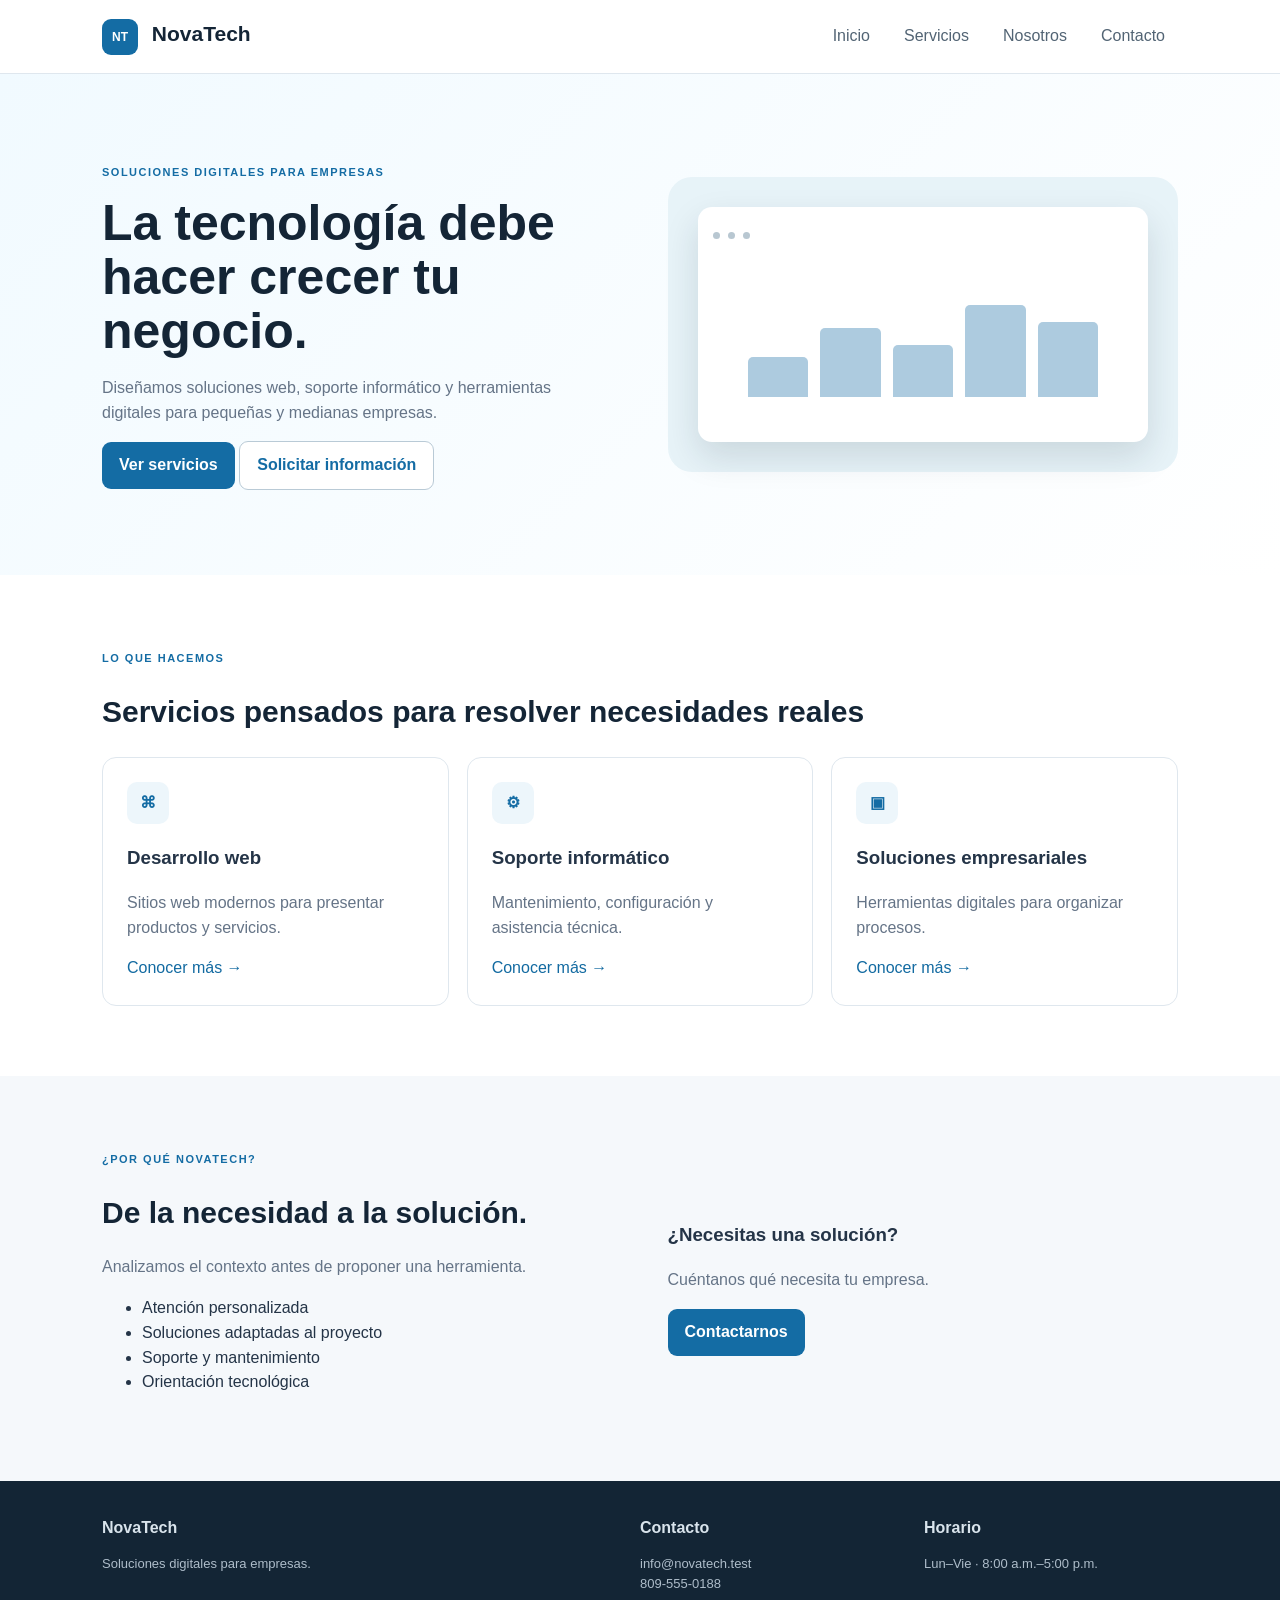
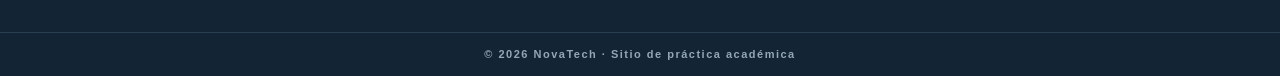
<file: index.html>
<!doctype html>
<html lang="es">

<head>
    <meta charset="utf-8">
    <meta name="viewport" content="width=device-width, initial-scale=1">

    <title>NovaTech | Soluciones digitales</title>

    <link rel="stylesheet" href="styles.css">
</head>

<body>

    <!-- ENCABEZADO -->
    <header>
        <div class="wrap nav">

            <a class="logo" href="index.html">
                <b>NT</b> NovaTech
            </a>

            <button id="menu">☰</button>

            <nav id="nav">
                <a class="active" href="index.html">Inicio</a>
                <a href="servicios.html">Servicios</a>
                <a href="nosotros.html">Nosotros</a>
                <a href="contacto.html">Contacto</a>
            </nav>

        </div>
    </header>


    <!-- CONTENIDO PRINCIPAL -->
    <main>

        <!-- HERO / PRESENTACIÓN -->
        <section class="hero">
            <div class="wrap heroGrid">

                <div>
                    <small>SOLUCIONES DIGITALES PARA EMPRESAS</small>

                    <h1>
                        La tecnología debe hacer crecer tu negocio.
                    </h1>

                    <p>
                        Diseñamos soluciones web, soporte informático
                        y herramientas digitales para pequeñas y medianas empresas.
                    </p>

                    <a class="btn" href="servicios.html">
                        Ver servicios
                    </a>

                    <a class="btn alt" href="contacto.html">
                        Solicitar información
                    </a>
                </div>


                <!-- ELEMENTO VISUAL -->
                <div class="visual">

                    <div class="window">

                        <i></i>
                        <i></i>
                        <i></i>

                        <div class="bars">
                            <b></b>
                            <b></b>
                            <b></b>
                            <b></b>
                            <b></b>
                        </div>

                    </div>

                </div>

            </div>
        </section>


        <!-- SERVICIOS -->
        <section class="section">

            <div class="wrap">

                <small>LO QUE HACEMOS</small>

                <h2>
                    Servicios pensados para resolver necesidades reales
                </h2>

                <div class="cards">

                    <!-- DESARROLLO WEB -->
                    <article>

                        <strong>⌘</strong>

                        <h3>Desarrollo web</h3>

                        <p>
                            Sitios web modernos para presentar productos y servicios.
                        </p>

                        <a href="servicios.html#web">
                            Conocer más →
                        </a>

                    </article>


                    <!-- SOPORTE INFORMÁTICO -->
                    <article>

                        <strong>⚙</strong>

                        <h3>Soporte informático</h3>

                        <p>
                            Mantenimiento, configuración y asistencia técnica.
                        </p>

                        <a href="servicios.html#soporte">
                            Conocer más →
                        </a>

                    </article>


                    <!-- SOLUCIONES EMPRESARIALES -->
                    <article>

                        <strong>▣</strong>

                        <h3>Soluciones empresariales</h3>

                        <p>
                            Herramientas digitales para organizar procesos.
                        </p>

                        <a href="servicios.html#gestion">
                            Conocer más →
                        </a>

                    </article>

                </div>

            </div>

        </section>


        <!-- POR QUÉ NOVATECH -->
        <section class="section gray">

            <div class="wrap split">

                <div>

                    <small>¿POR QUÉ NOVATECH?</small>

                    <h2>
                        De la necesidad a la solución.
                    </h2>

                    <p>
                        Analizamos el contexto antes de proponer una herramienta.
                    </p>

                    <ul>
                        <li>Atención personalizada</li>
                        <li>Soluciones adaptadas al proyecto</li>
                        <li>Soporte y mantenimiento</li>
                        <li>Orientación tecnológica</li>
                    </ul>

                </div>


                <!-- LLAMADA A LA ACCIÓN -->
                <aside>

                    <h3>¿Necesitas una solución?</h3>

                    <p>
                        Cuéntanos qué necesita tu empresa.
                    </p>

                    <a class="btn" href="contacto.html">
                        Contactarnos
                    </a>

                </aside>

            </div>

        </section>

    </main>


    <!-- PIE DE PÁGINA -->
    <footer>

        <div class="wrap foot">

            <div>
                <b>NovaTech</b>

                <p>
                    Soluciones digitales para empresas.
                </p>
            </div>


            <div>
                <b>Contacto</b>

                <p>
                    info@novatech.test
                    <br>
                    809-555-0188
                </p>
            </div>


            <div>
                <b>Horario</b>

                <p>
                    Lun–Vie · 8:00 a.m.–5:00 p.m.
                </p>
            </div>

        </div>

        <small>
            © 2026 NovaTech · Sitio de práctica académica
        </small>

    </footer>


    <!-- JAVASCRIPT -->
    <script src="app.js"></script>

</body>

</html>
</file>
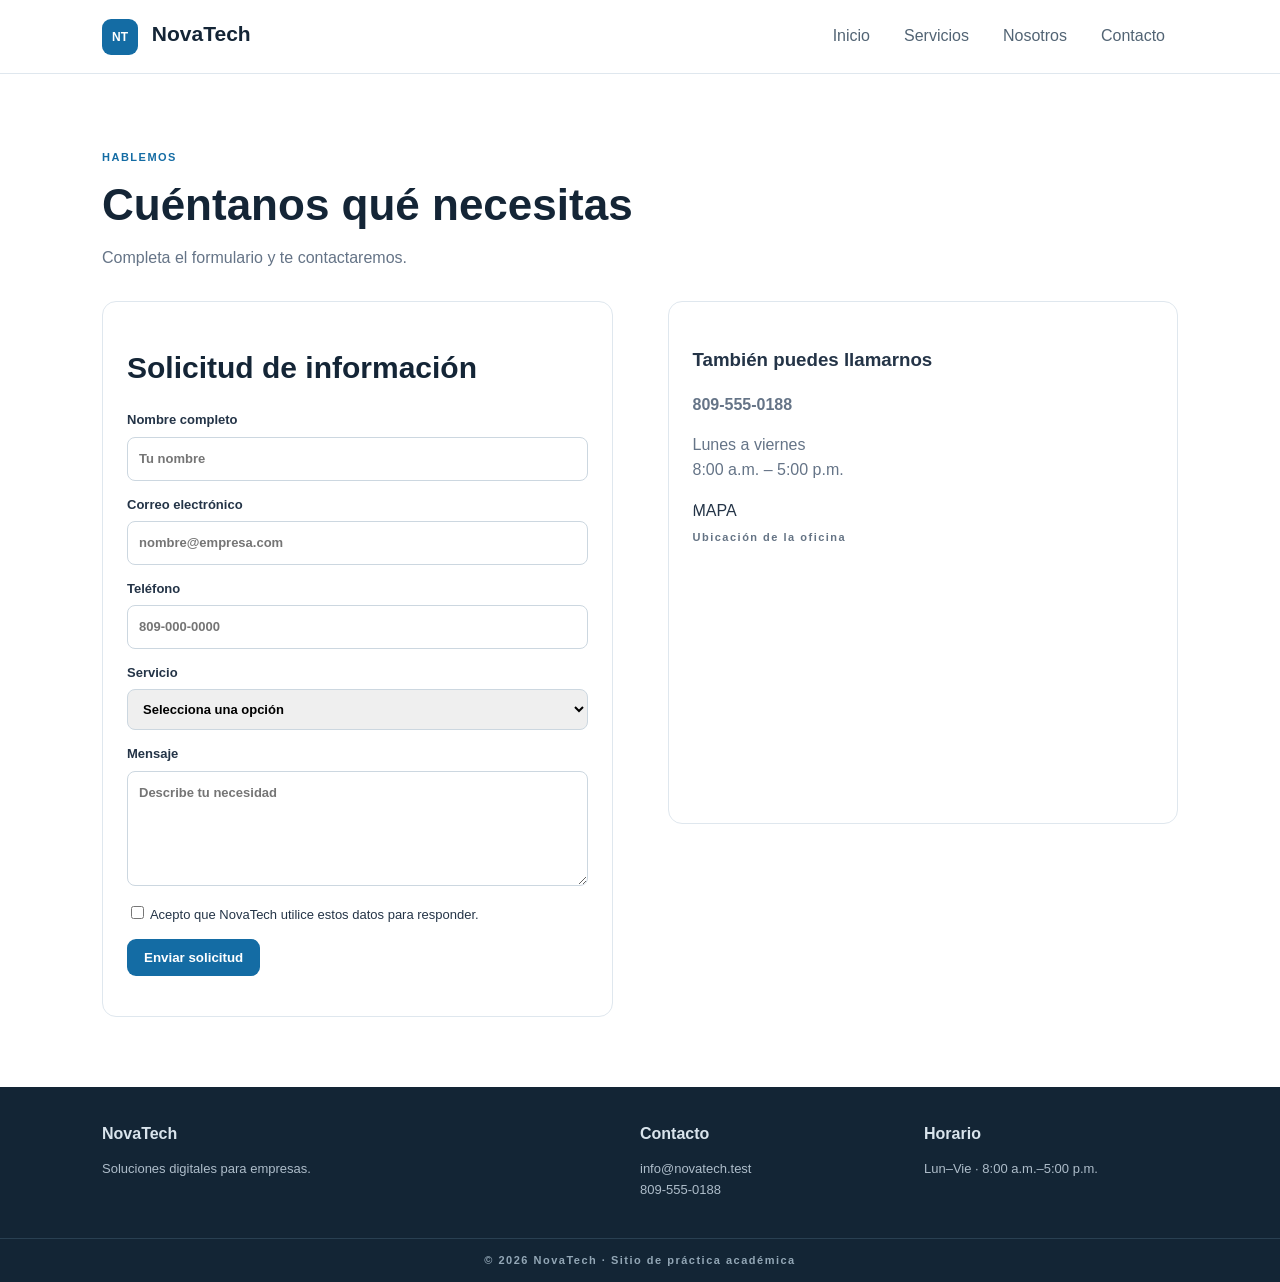
<file: contacto.html>
<!doctype html>
<html lang="es">

<head>
    <meta charset="utf-8">
    <meta name="viewport" content="width=device-width, initial-scale=1">

    <title>Contacto | NovaTech</title>

    <link rel="stylesheet" href="styles.css">
</head>

<body>

    <!-- ENCABEZADO -->
    <header>
        <div class="wrap nav">

            <a class="logo" href="index.html">
                <b>NT</b> NovaTech
            </a>

            <button id="menu">☰</button>

            <nav id="nav">
                <a href="index.html">Inicio</a>
                <a href="servicios.html">Servicios</a>
                <a href="nosotros.html">Nosotros</a>
                <a href="contacto.html">Contacto</a>
            </nav>

        </div>
    </header>


    <!-- CONTENIDO PRINCIPAL -->
    <main>

        <!-- SECCIÓN DE CONTACTO -->
        <section class="page">

            <div class="wrap">

                <small>HABLEMOS</small>

                <h1>Cuéntanos qué necesitas</h1>

                <p>
                    Completa el formulario y te contactaremos.
                </p>


                <div class="contact">

                    <!-- FORMULARIO -->
                    <form id="contactForm">

                        <h2>Solicitud de información</h2>


                        <!-- NOMBRE -->
                        <label>
                            Nombre completo

                            <input
                                id="nombre"
                                type="text"
                                placeholder="Tu nombre"
                            >
                        </label>


                        <!-- CORREO -->
                        <label>
                            Correo electrónico

                            <input
                                id="email"
                                type="email"
                                placeholder="nombre@empresa.com"
                            >
                        </label>


                        <!-- TELÉFONO -->
                        <label>
                            Teléfono

                            <input
                                id="tel"
                                type="text"
                                placeholder="809-000-0000"
                            >
                        </label>


                        <!-- SERVICIO -->
                        <label>
                            Servicio

                            <select id="serv">

                                <option value="">
                                    Selecciona una opción
                                </option>

                                <option>
                                    Desarrollo web
                                </option>

                                <option>
                                    Soporte informático
                                </option>

                                <option>
                                    Gestión empresarial
                                </option>

                            </select>
                        </label>


                        <!-- MENSAJE -->
                        <label>
                            Mensaje

                            <textarea
                                id="msg"
                                placeholder="Describe tu necesidad"
                            ></textarea>
                        </label>


                        <!-- CONSENTIMIENTO -->
                        <label class="cons">

                            <input
                                id="acepto"
                                type="checkbox"
                                required
                            >

                            Acepto que NovaTech utilice estos datos para responder.

                        </label>


                        <!-- BOTÓN -->
                        <button
                            class="btn"
                            type="submit"
                        >
                            Enviar solicitud
                        </button>


                        <!-- RESPUESTA DEL FORMULARIO -->
                        <p id="respuesta"></p>

                    </form>


                    <!-- INFORMACIÓN DE CONTACTO -->
                    <aside>

                        <h3>
                            También puedes llamarnos
                        </h3>

                        <p>
                            <b>809-555-0188</b>
                        </p>

                        <p>
                            Lunes a viernes
                            <br>
                            8:00 a.m. – 5:00 p.m.
                        </p>


                        <!-- MAPA -->
                        <div class="map">

                            MAPA
                            <br>

                            <small>
                                Ubicación de la oficina
                            </small>

                        </div>

                    </aside>

                </div>

            </div>

        </section>

    </main>


    <!-- PIE DE PÁGINA -->
    <footer>

        <div class="wrap foot">

            <div>
                <b>NovaTech</b>

                <p>
                    Soluciones digitales para empresas.
                </p>
            </div>


            <div>
                <b>Contacto</b>

                <p>
                    info@novatech.test
                    <br>
                    809-555-0188
                </p>
            </div>


            <div>
                <b>Horario</b>

                <p>
                    Lun–Vie · 8:00 a.m.–5:00 p.m.
                </p>
            </div>

        </div>


        <small>
            © 2026 NovaTech · Sitio de práctica académica
        </small>

    </footer>


    <!-- JAVASCRIPT -->
    <script src="app.js"></script>

</body>

</html>
</file>
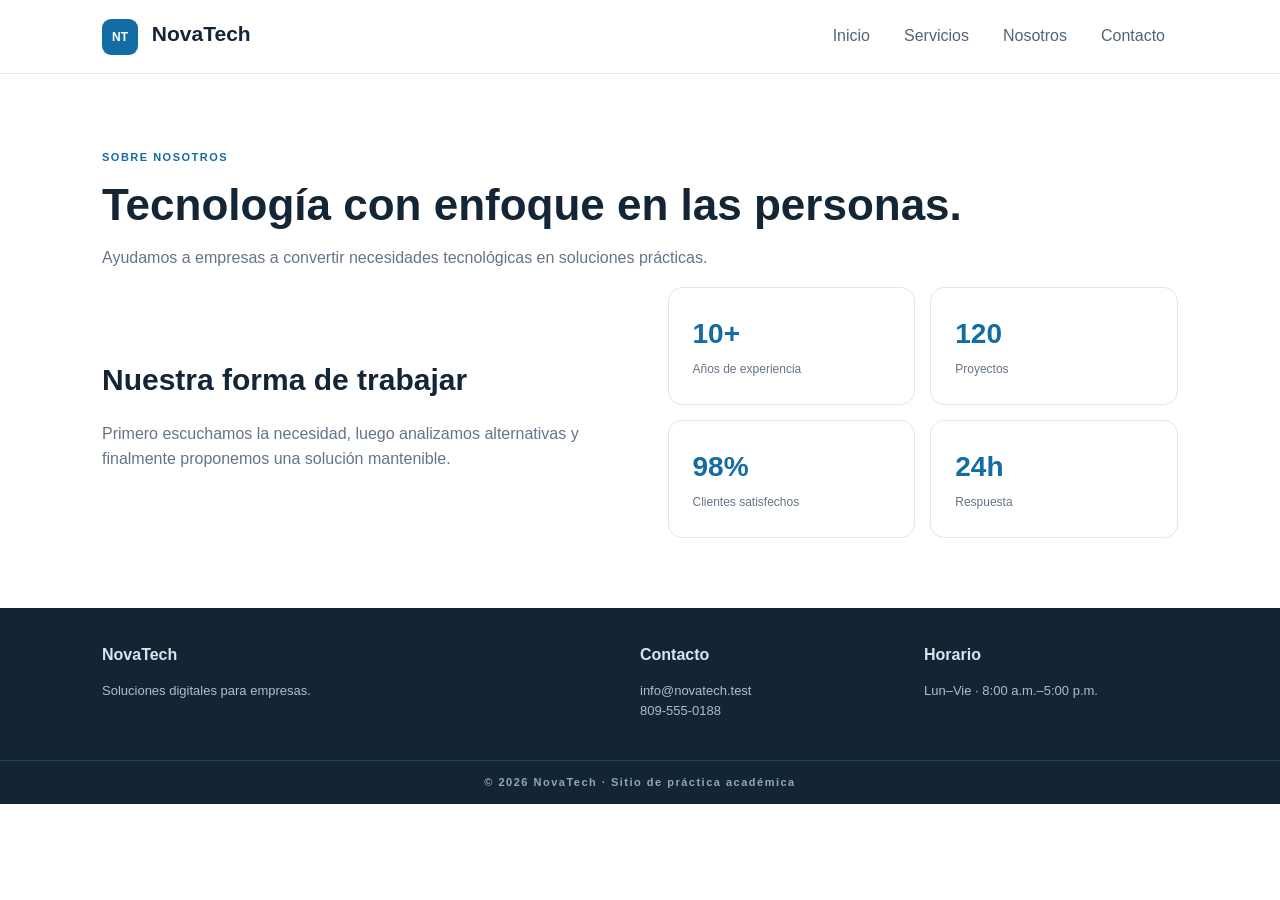
<file: nosotros.html>
<!doctype html>
<html lang="es">

<head>
    <meta charset="utf-8">
    <meta name="viewport" content="width=device-width, initial-scale=1">

    <title>Nosotros | NovaTech</title>

    <link rel="stylesheet" href="styles.css">
</head>

<body>

    <!-- ENCABEZADO -->
    <header>

        <div class="wrap nav">

            <!-- LOGO -->
            <a class="logo" href="index.html">
                <b>NT</b> NovaTech
            </a>

            <!-- BOTÓN DEL MENÚ -->
            <button id="menu">☰</button>

            <!-- NAVEGACIÓN -->
            <nav id="nav">
                <a href="index.html">Inicio</a>
                <a href="servicios.html">Servicios</a>
                <a href="nosotros.html">Nosotros</a>
                <a href="contacto.html">Contacto</a>
            </nav>

        </div>

    </header>


    <!-- CONTENIDO PRINCIPAL -->
    <main>

        <!-- SECCIÓN SOBRE NOSOTROS -->
        <section class="page">

            <div class="wrap">

                <small>SOBRE NOSOTROS</small>

                <h1>
                    Tecnología con enfoque en las personas.
                </h1>

                <p>
                    Ayudamos a empresas a convertir necesidades tecnológicas
                    en soluciones prácticas.
                </p>


                <!-- INFORMACIÓN Y ESTADÍSTICAS -->
                <div class="split">

                    <!-- FORMA DE TRABAJAR -->
                    <div>

                        <h2>
                            Nuestra forma de trabajar
                        </h2>

                        <p>
                            Primero escuchamos la necesidad,
                            luego analizamos alternativas
                            y finalmente proponemos una solución mantenible.
                        </p>

                    </div>


                    <!-- ESTADÍSTICAS -->
                    <div class="stats">

                        <div>
                            <b>10+</b>
                            <span>Años de experiencia</span>
                        </div>

                        <div>
                            <b>120</b>
                            <span>Proyectos</span>
                        </div>

                        <div>
                            <b>98%</b>
                            <span>Clientes satisfechos</span>
                        </div>

                        <div>
                            <b>24h</b>
                            <span>Respuesta</span>
                        </div>

                    </div>

                </div>

            </div>

        </section>

    </main>


    <!-- PIE DE PÁGINA -->
    <footer>

        <div class="wrap foot">

            <div>
                <b>NovaTech</b>

                <p>
                    Soluciones digitales para empresas.
                </p>
            </div>


            <div>
                <b>Contacto</b>

                <p>
                    info@novatech.test
                    <br>
                    809-555-0188
                </p>
            </div>


            <div>
                <b>Horario</b>

                <p>
                    Lun–Vie · 8:00 a.m.–5:00 p.m.
                </p>
            </div>

        </div>


        <small>
            © 2026 NovaTech · Sitio de práctica académica
        </small>

    </footer>


    <!-- JAVASCRIPT -->
    <script src="app.js"></script>

</body>

</html>
</file>
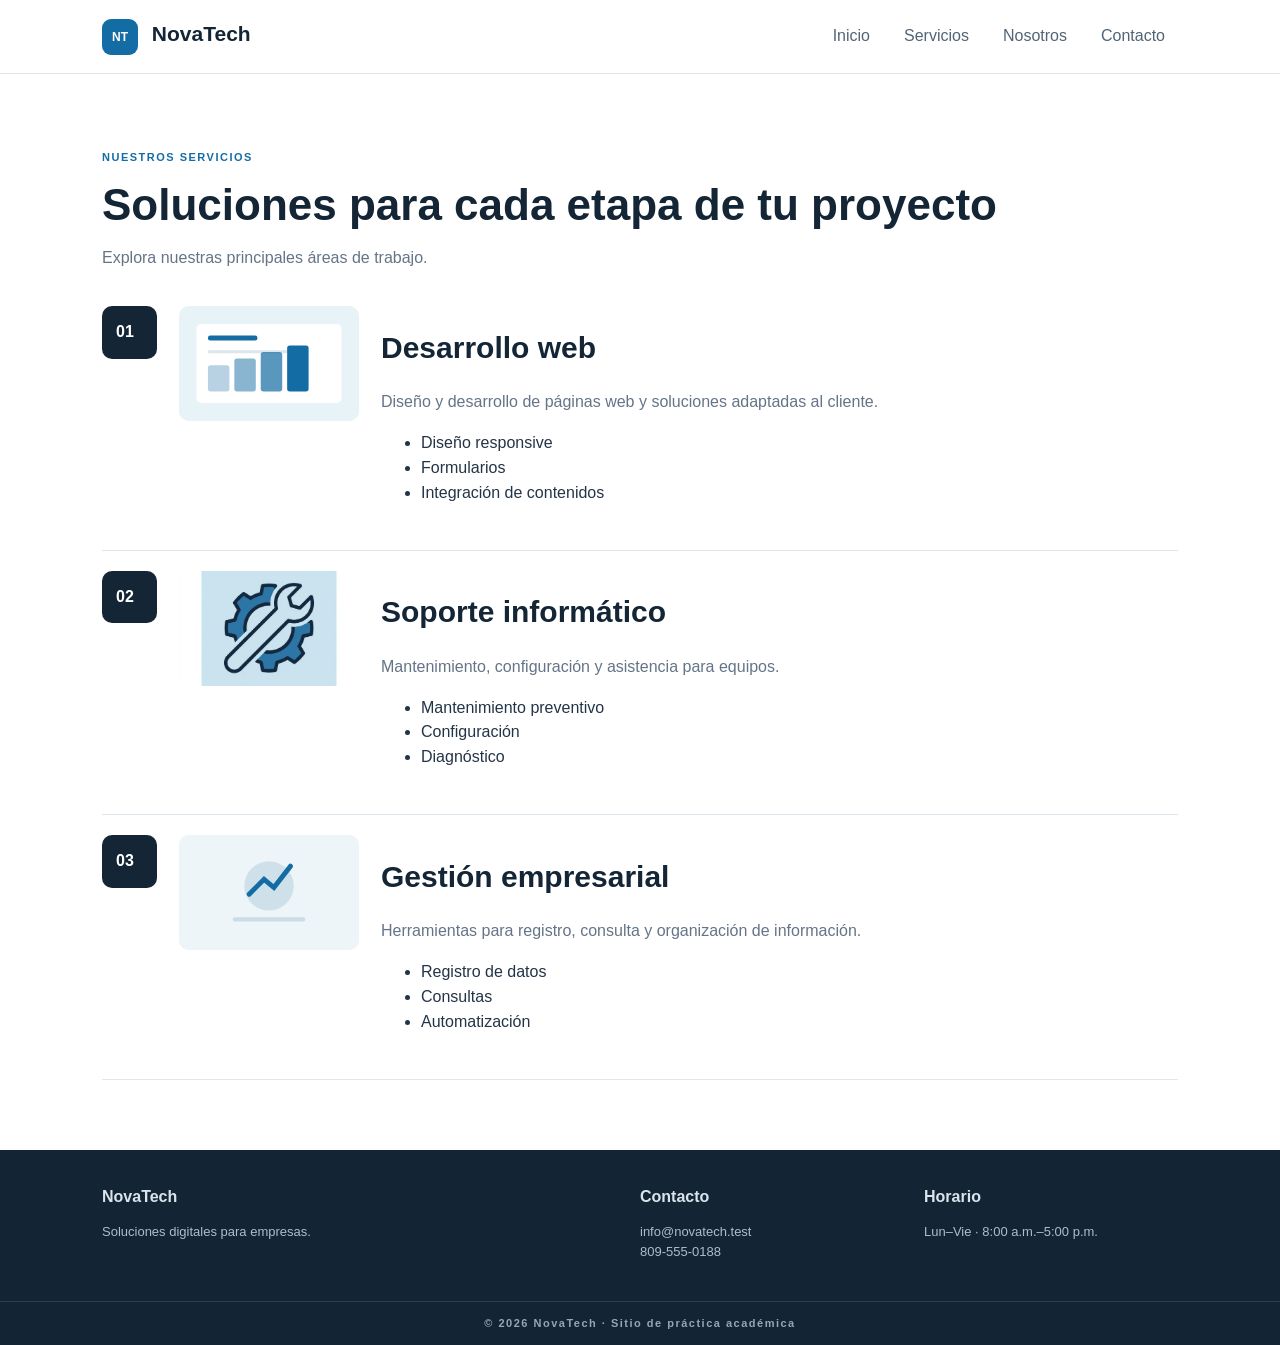
<file: servicios.html>
<!doctype html>
<html lang="es">

<head>
    <meta charset="utf-8">
    <meta name="viewport" content="width=device-width, initial-scale=1">

    <title>Servicios | NovaTech</title>

    <link rel="stylesheet" href="styles.css">
</head>

<body>

    <!-- ENCABEZADO -->
    <header>

        <div class="wrap nav">

            <!-- LOGO -->
            <a class="logo" href="index.html">
                <b>NT</b> NovaTech
            </a>

            <!-- BOTÓN DEL MENÚ -->
            <button id="menu">☰</button>

            <!-- NAVEGACIÓN -->
            <nav id="nav">
                <a href="index.html">Inicio</a>
                <a href="servicios.html">Servicios</a>
                <a href="nosotros.html">Nosotros</a>
                <a href="contacto.html">Contacto</a>
            </nav>

        </div>

    </header>


    <!-- CONTENIDO PRINCIPAL -->
    <main>

        <!-- SECCIÓN DE SERVICIOS -->
        <section class="page">

            <div class="wrap">

                <small>NUESTROS SERVICIOS</small>

                <h1>
                    Soluciones para cada etapa de tu proyecto
                </h1>

                <p>
                    Explora nuestras principales áreas de trabajo.
                </p>


                <!-- LISTA DE SERVICIOS -->
                <div class="services">

                    <!-- DESARROLLO WEB -->
                    <article id="web">

                        <b>01</b>

                        <img
                            src="assets/web.svg"
                            alt="Desarrollo web"
                        >

                        <div>

                            <h2>Desarrollo web</h2>

                            <p>
                                Diseño y desarrollo de páginas web
                                y soluciones adaptadas al cliente.
                            </p>

                            <ul>
                                <li>Diseño responsive</li>
                                <li>Formularios</li>
                                <li>Integración de contenidos</li>
                            </ul>

                        </div>

                    </article>


                    <!-- SOPORTE INFORMÁTICO -->
                    <article id="soporte">

                        <b>02</b>

                        <img
                            src="assets/Soporte-Tecnico.jpg"
                            alt="Soporte informático"
                        >

                        <div>

                            <h2>Soporte informático</h2>

                            <p>
                                Mantenimiento, configuración
                                y asistencia para equipos.
                            </p>

                            <ul>
                                <li>Mantenimiento preventivo</li>
                                <li>Configuración</li>
                                <li>Diagnóstico</li>
                            </ul>

                        </div>

                    </article>


                    <!-- GESTIÓN EMPRESARIAL -->
                    <article id="gestion">

                        <b>03</b>

                        <img
                            src="assets/gestion.svg"
                            alt="Gestión empresarial"
                        >

                        <div>

                            <h2>Gestión empresarial</h2>

                            <p>
                                Herramientas para registro,
                                consulta y organización de información.
                            </p>

                            <ul>
                                <li>Registro de datos</li>
                                <li>Consultas</li>
                                <li>Automatización</li>
                            </ul>

                        </div>

                    </article>

                </div>

            </div>

        </section>

    </main>


    <!-- PIE DE PÁGINA -->
    <footer>

        <div class="wrap foot">

            <div>

                <b>NovaTech</b>

                <p>
                    Soluciones digitales para empresas.
                </p>

            </div>


            <div>

                <b>Contacto</b>

                <p>
                    info@novatech.test
                    <br>
                    809-555-0188
                </p>

            </div>


            <div>

                <b>Horario</b>

                <p>
                    Lun–Vie · 8:00 a.m.–5:00 p.m.
                </p>

            </div>

        </div>


        <small>
            © 2026 NovaTech · Sitio de práctica académica
        </small>

    </footer>


    <!-- JAVASCRIPT -->
    <script src="app.js"></script>

</body>

</html>
</file>
<file: styles.css>
/* =========================
   CONFIGURACIÓN GENERAL
========================= */

* {
    box-sizing: border-box;
}

body {
    margin: 0;
    font: 16px/1.55 Segoe UI, Arial;
    color: #243447;
}

a {
    color: #126aa1;
    text-decoration: none;
}

.wrap {
    max-width: 1120px;
    margin: auto;
    padding: 0 22px;
}


/* =========================
   ENCABEZADO
========================= */

header {
    height: 74px;
    border-bottom: 1px solid #dfe7ee;
    background: #fff;

    position: sticky;
    top: 0;

    z-index: 5;
}

.nav {
    height: 100%;

    display: flex;
    align-items: center;
    justify-content: space-between;
}


/* LOGO */

.logo {
    font-size: 21px;
    font-weight: 800;
    color: #142536;
}

.logo b {
    display: inline-grid;
    place-items: center;

    background: #146ca4;
    color: white;

    width: 36px;
    height: 36px;

    border-radius: 9px;

    font-size: 12px;

    margin-right: 8px;
}


/* NAVEGACIÓN */

nav {
    display: flex;
    gap: 8px;
}

nav a {
    padding: 10px 13px;

    border-radius: 8px;

    color: #526474;
}

nav a:hover {
    background: #edf6fb;
    color: #146ca4;
}


/* BOTÓN MENÚ MÓVIL */

#menu {
    display: none;

    border: 0;
    background: none;

    font-size: 25px;
}


/* =========================
   HERO
========================= */

.hero {
    padding: 85px 0;

    background: linear-gradient(
        135deg,
        #f1faff,
        #fff
    );
}

.heroGrid,
.split,
.contact {
    display: grid;

    grid-template-columns: 1fr 1fr;

    gap: 55px;

    align-items: center;
}


/* =========================
   TEXTOS GENERALES
========================= */

small {
    font-size: 11px;
    font-weight: 800;

    letter-spacing: 1.5px;

    color: #146ca4;
}

h1 {
    font-size: 50px;
    line-height: 1.08;

    margin: 12px 0 18px;

    color: #142536;
}

h2 {
    font-size: 30px;
    line-height: 1.15;

    color: #142536;
}

p {
    color: #657487;
}


/* =========================
   BOTONES
========================= */

.btn {
    display: inline-block;

    border: 0;
    border-radius: 9px;

    padding: 11px 17px;

    background: #146ca4;
    color: white;

    font-weight: 750;

    cursor: pointer;
}

.btn.alt {
    background: white;
    color: #146ca4;

    border: 1px solid #b9cad6;
}


/* =========================
   ELEMENTO VISUAL DEL HERO
========================= */

.visual {
    background: #e7f3f8;

    border-radius: 24px;

    padding: 30px;
}

.window {
    height: 235px;

    background: white;

    border-radius: 14px;

    padding: 15px;

    box-shadow: 0 15px 35px #1232;
}

.window i {
    display: inline-block;

    width: 7px;
    height: 7px;

    border-radius: 50%;

    background: #b8c7d1;

    margin-right: 4px;
}


/* GRÁFICO DE BARRAS */

.bars {
    height: 185px;

    display: flex;

    align-items: end;

    gap: 12px;

    padding: 35px;
}

.bars b {
    flex: 1;

    background: #146ca4;

    opacity: 0.35;

    border-radius: 5px 5px 0 0;
}

.bars b:nth-child(1) {
    height: 35%;
}

.bars b:nth-child(2) {
    height: 60%;
}

.bars b:nth-child(3) {
    height: 45%;
}

.bars b:nth-child(4) {
    height: 80%;
}

.bars b:nth-child(5) {
    height: 65%;
}


/* =========================
   SECCIONES
========================= */

.section,
.page {
    padding: 70px 0;
}

.gray {
    background: #f5f8fb;
}


/* =========================
   TARJETAS DEL INICIO
========================= */

.cards {
    display: grid;

    grid-template-columns: repeat(3, 1fr);

    gap: 18px;

    margin-top: 28px;
}

.cards article,
.contact form,
.contact aside,
.stats div {
    border: 1px solid #dfe7ee;

    border-radius: 14px;

    padding: 24px;

    background: #fff;
}

.cards strong {
    display: grid;
    place-items: center;

    width: 42px;
    height: 42px;

    background: #edf6fb;

    border-radius: 10px;

    color: #146ca4;
}


/* =========================
   PÁGINAS INTERNAS
========================= */

.page h1 {
    font-size: 44px;
}


/* =========================
   SERVICIOS
========================= */

.services {
    display: grid;

    gap: 20px;

    margin-top: 35px;
}

.services article {
    display: grid;

    grid-template-columns: 55px 180px 1fr;

    gap: 22px;

    align-items: start;

    border-bottom: 1px solid #dfe7ee;

    padding-bottom: 28px;
}

.services article > b {
    background: #142536;
    color: white;

    padding: 14px;

    border-radius: 10px;
}

.services img {
    width: 180px;
    height: 115px;

    object-fit: cover;

    border-radius: 10px;

    background: #eef3f6;
}


/* =========================
   ESTADÍSTICAS
========================= */

.stats {
    display: grid;

    grid-template-columns: 1fr 1fr;

    gap: 15px;
}

.stats b {
    display: block;

    font-size: 28px;

    color: #146ca4;
}

.stats span {
    font-size: 12px;

    color: #657487;
}


/* =========================
   FORMULARIO DE CONTACTO
========================= */

.contact {
    align-items: start;

    margin-top: 30px;
}

.contact label {
    display: block;

    font-weight: 700;
    font-size: 13px;

    margin: 14px 0;
}

.contact input,
.contact select,
.contact textarea {
    display: block;

    width: 100%;

    margin-top: 6px;

    padding: 11px;

    border: 1px solid #ccd7e0;

    border-radius: 8px;

    font: inherit;
}

.contact textarea {
    min-height: 115px;
}


/* CHECKBOX */

.cons {
    font-weight: 500 !important;
}

.cons input {
    display: inline;
    width: auto;
}


/* =========================
   MAPA
========================= */

.map {
    width: 100%;
    min-height: 300px;
    border-radius: 12px;
    overflow: hidden;
}

.map iframe {
    display: block;
    width: 100%;
    height: 300px;
    border: 0;
}

.map small {
    color: #647384;
}


/* =========================
   PIE DE PÁGINA
========================= */

footer {
    background: #132535;
    color: #d9e4ec;

    padding-top: 35px;
}

footer p {
    color: #aebdca;

    font-size: 13px;
}

.foot {
    display: grid;

    grid-template-columns: 2fr 1fr 1fr;

    gap: 30px;

    padding-bottom: 25px;
}

footer > small {
    display: block;

    text-align: center;

    border-top: 1px solid #294052;

    padding: 13px;

    color: #93a7b6;
}


/* =========================
   DISEÑO RESPONSIVE
========================= */

@media (max-width: 760px) {

    header {
        height: auto;
    }

    .nav {
        min-height: 70px;

        flex-wrap: wrap;
    }

    #menu {
        display: block;
    }

    nav {
        display: none;

        width: 100%;

        flex-direction: column;

        padding-bottom: 10px;
    }

    nav.open {
        display: flex;
    }


    /* COLUMNAS PASAN A UNA SOLA */

    .heroGrid,
    .split,
    .contact {
        grid-template-columns: 1fr;
    }


    /* TÍTULO */

    h1 {
        font-size: 39px;
    }


    /* TARJETAS */

    .cards {
        grid-template-columns: 1fr;
    }


    /* SERVICIOS */

    .services article {
        grid-template-columns: 55px 1fr;
    }

    .services img {
        grid-column: 2;

        width: 100%;
    }

    .services article > div {
        grid-column: 2;
    }


    /* FOOTER */

    .foot {
        grid-template-columns: 1fr;
    }

}
</file>
